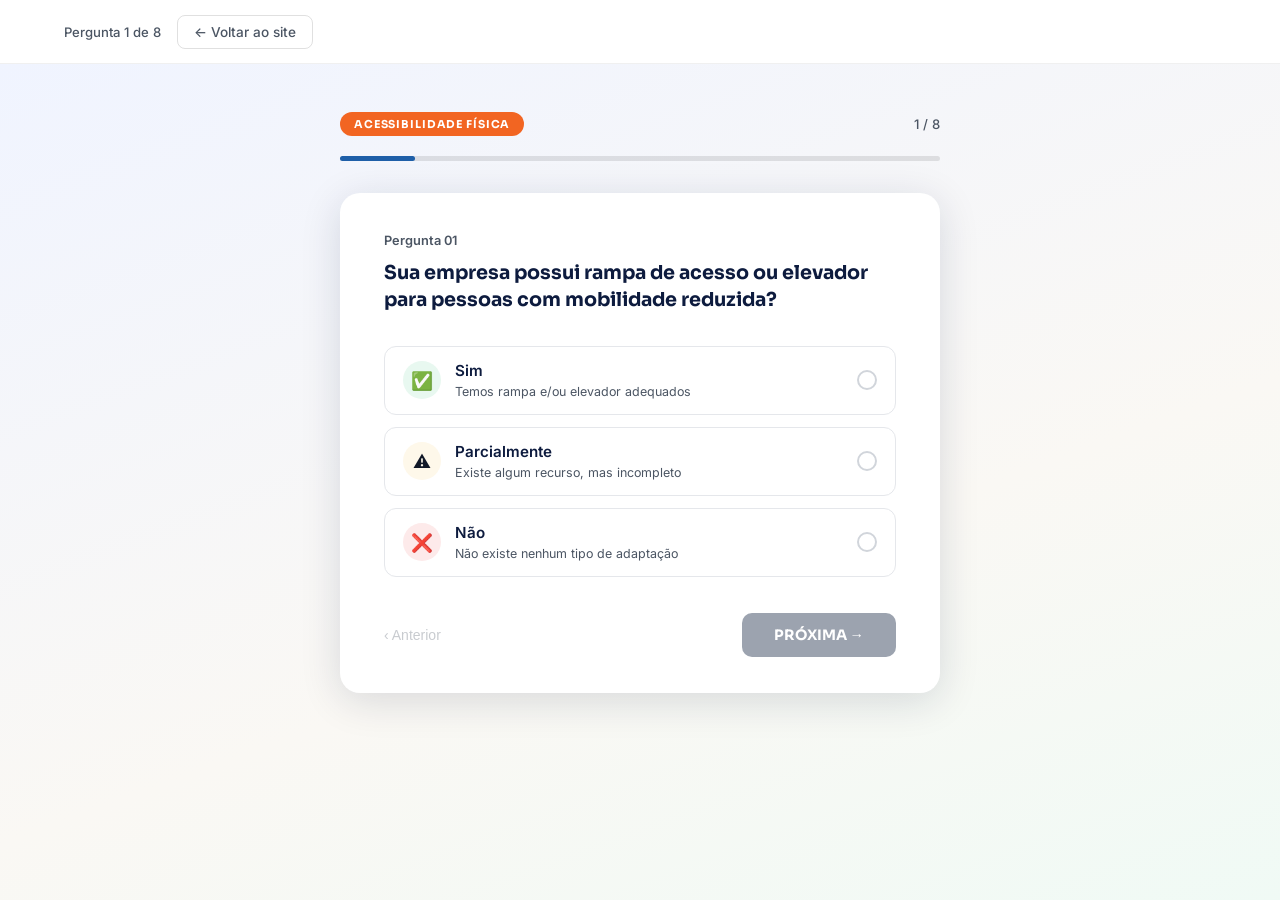
<file: pages/08_diagnostico_p.html>
<!doctype html>
<html lang="pt-BR">
<head>
    <meta charset="UTF-8" />
    <meta name="viewport" content="width=device-width, initial-scale=1.0" />
    <title>Diagnóstico de Acessibilidade | Integra+</title>

    <link rel="stylesheet" href="../Css/perguntas.css"/>
    <link
      href="https://fonts.googleapis.com/css2?family=Sora:wght@400;600;700;800&family=Inter:wght@400;500;600&display=swap"
      rel="stylesheet"
    />
</head>
<body>
    <!-- HEADER -->
    <header-component></header-component>

    <!-- NAV -->
    <nav>
        <div class="nav-right">
            <span class="nav-step" id="nav-step-label">Pergunta 1 de 8</span>
            <a href="../pages/07_diagnostico.html" class="btn-back"> ← Voltar ao site </a>
        </div>
    </nav>

    <!-- QUIZ -->
    <div id="page-quiz" class="page active">
        <div class="quiz-wrap">
            <div class="quiz-top">
            <div id="quiz-category" class="quiz-category">
                ACESSIBILIDADE FÍSICA
            </div>
            <span id="quiz-step-sm" class="quiz-step-label">1 / 8</span>
            </div>
            <div class="progress-bar-wrap">
            <div
                class="progress-bar-fill"
                id="progress-bar"
                style="width: 12.5%"
            ></div>
            </div>
            <div class="quiz-card" id="quiz-card"></div>
        </div>
    </div>

    <div id="page-results" class="page">
            <div id="result-content"></div>
    </div>
    
    <footer-componente></footer-componente>

    <script src="../Js/perguntas.js"></script>
</body>
</html>
</file>
<file: Css/perguntas.css>
*,
*::before,
*::after {
  box-sizing: border-box;
  margin: 0;
  padding: 0;
}
:root {
  --navy: #0d1b3e;
  --orange: #f26522;
  --green: #00a86b;
  --yellow: #f5a623;
  --red: #e04040;
  --blue-mid: #1e5fa8;
  --text-dark: #111827;
  --text-mid: #4b5563;
  --white: #ffffff;
  --shadow: 0 4px 24px rgba(13, 27, 62, 0.1);
  --shadow-lg: 0 8px 40px rgba(13, 27, 62, 0.14);
}
html {
  scroll-behavior: smooth;
}
body {
  font-family: "Inter", sans-serif;
  background: var(--white);
  color: var(--text-dark);
  overflow-x: hidden;
}

/* NAV */
nav {
  position: sticky;
  top: 0;
  z-index: 100;
  background: rgba(255, 255, 255, 0.97);
  backdrop-filter: blur(12px);
  border-bottom: 1px solid rgba(0, 0, 0, 0.06);
  padding: 0 5%;
  display: flex;
  align-items: center;
  justify-content: space-between;
  height: 64px;
}
.logo {
  display: flex;
  align-items: center;
  gap: 8px;
  font-family: "Sora", sans-serif;
  font-weight: 800;
  font-size: 1.25rem;
  color: var(--navy);
  text-decoration: none;
}
.logo-icon {
  width: 36px;
  height: 36px;
  background: linear-gradient(135deg, var(--blue-mid), var(--green));
  border-radius: 50%;
  display: flex;
  align-items: center;
  justify-content: center;
  flex-shrink: 0;
}
.logo-icon svg {
  width: 20px;
  height: 20px;
}
.logo .plus {
  color: var(--orange);
}
.nav-right {
  display: flex;
  align-items: center;
  gap: 16px;
}
.btn-back {
  display: flex;
  align-items: center;
  gap: 6px;
  background: none;
  border: 1.5px solid rgba(0, 0, 0, 0.12);
  padding: 8px 16px;
  border-radius: 8px;
  font-size: 0.85rem;
  font-weight: 500;
  color: var(--text-mid);
  cursor: pointer;
  text-decoration: none;
  transition:
    border-color 0.2s,
    color 0.2s;
}
.btn-back:hover {
  border-color: var(--navy);
  color: var(--navy);
}
.nav-step {
  font-size: 0.82rem;
  color: var(--text-mid);
  font-weight: 500;
}

/* PAGES */
.page {
  display: none;
  min-height: calc(100vh - 64px);
}
.page.active {
  display: flex;
  flex-direction: column;
}

/* QUIZ PAGE */
#page-quiz {
  background: linear-gradient(160deg, #f0f4ff 0%, #faf8f4 60%, #f0faf5 100%);
  align-items: center;
  padding: 48px 5% 80px;
}
.quiz-wrap {
  width: 100%;
  max-width: 600px;
}
.quiz-top {
  display: flex;
  align-items: center;
  justify-content: space-between;
  margin-bottom: 20px;
}
.quiz-category {
  display: inline-block;
  background: var(--orange);
  color: #fff;
  font-family: "Sora", sans-serif;
  font-size: 0.68rem;
  font-weight: 700;
  letter-spacing: 0.08em;
  text-transform: uppercase;
  padding: 5px 14px;
  border-radius: 20px;
}
.quiz-step-label {
  font-size: 0.82rem;
  color: var(--text-mid);
  font-weight: 500;
}
.progress-bar-wrap {
  height: 5px;
  background: rgba(0, 0, 0, 0.1);
  border-radius: 3px;
  margin-bottom: 32px;
}
.progress-bar-fill {
  height: 100%;
  background: var(--blue-mid);
  border-radius: 3px;
  transition: width 0.4s ease;
}
.quiz-card {
  background: #fff;
  border-radius: 20px;
  box-shadow: var(--shadow-lg);
  padding: 40px 44px 36px;
}
.q-label {
  font-size: 0.8rem;
  color: var(--text-mid);
  font-weight: 600;
  margin-bottom: 12px;
}
.q-text {
  font-family: "Sora", sans-serif;
  font-size: 1.2rem;
  font-weight: 700;
  color: var(--navy);
  line-height: 1.4;
  margin-bottom: 32px;
}
.options {
  display: flex;
  flex-direction: column;
  gap: 12px;
  margin-bottom: 36px;
}
.option {
  display: flex;
  align-items: center;
  gap: 14px;
  border: 1.5px solid #e5e7eb;
  border-radius: 12px;
  padding: 14px 18px;
  cursor: pointer;
  transition:
    border-color 0.2s,
    background 0.2s;
  background: #fff;
  user-select: none;
}
.option:hover {
  border-color: var(--blue-mid);
  background: #f0f4ff;
}
.option.selected {
  border-color: var(--blue-mid);
  background: #f0f4ff;
}
.opt-icon {
  width: 38px;
  height: 38px;
  border-radius: 50%;
  display: flex;
  align-items: center;
  justify-content: center;
  flex-shrink: 0;
  font-size: 1.1rem;
}
.opt-icon.green {
  background: #e8f8f0;
}
.opt-icon.yellow {
  background: #fef8ea;
}
.opt-icon.red {
  background: #fdeaea;
}
.opt-radio {
  width: 20px;
  height: 20px;
  border-radius: 50%;
  border: 2px solid #d1d5db;
  margin-left: auto;
  flex-shrink: 0;
  transition:
    border-color 0.2s,
    background 0.2s;
}
.option.selected .opt-radio {
  border-color: var(--blue-mid);
  background: var(--blue-mid);
  box-shadow: inset 0 0 0 4px #fff;
}
.opt-info strong {
  display: block;
  font-size: 0.95rem;
  font-weight: 600;
  color: var(--navy);
}
.opt-info span {
  font-size: 0.78rem;
  color: var(--text-mid);
}
.quiz-nav {
  display: flex;
  align-items: center;
  justify-content: space-between;
}
.btn-prev {
  background: none;
  border: none;
  cursor: pointer;
  color: var(--text-mid);
  font-size: 0.875rem;
  font-weight: 500;
  display: flex;
  align-items: center;
  gap: 6px;
  transition: color 0.2s;
  padding: 0;
}
.btn-prev:hover:not(:disabled) {
  color: var(--navy);
}
.btn-prev:disabled {
  opacity: 0.3;
  cursor: default;
}
.btn-next {
  background: var(--blue-mid);
  color: #fff;
  border: none;
  padding: 13px 32px;
  border-radius: 10px;
  font-family: "Sora", sans-serif;
  font-size: 0.9rem;
  font-weight: 700;
  cursor: pointer;
  display: flex;
  align-items: center;
  gap: 8px;
  transition:
    background 0.2s,
    transform 0.15s;
}
.btn-next:hover:not(:disabled) {
  background: #174d8f;
  transform: translateY(-1px);
}
.btn-next:disabled {
  background: #9ca3af;
  cursor: default;
}

/* RESULTS PAGE */
#page-results {
  background: #f7f6f3;
  align-items: center;
  padding: 60px 5% 0;
}
.result-wrap {
  width: 100%;
  max-width: 980px;
}
.score-badge {
  width: 90px;
  height: 90px;
  border-radius: 50%;
  display: flex;
  flex-direction: column;
  align-items: center;
  justify-content: center;
  margin: 0 auto 6px;
  font-family: "Sora", sans-serif;
  font-weight: 800;
  font-size: 1.6rem;
  color: #fff;
}
.score-badge small {
  font-size: 0.6rem;
  font-weight: 600;
  opacity: 0.85;
  margin-top: 1px;
}
.score-badge.low {
  background: var(--red);
}
.score-badge.medium {
  background: var(--yellow);
}
.score-badge.high {
  background: var(--green);
}
.score-dash {
  width: 40px;
  height: 4px;
  background: #ddd;
  border-radius: 2px;
  margin: 10px auto 0;
  overflow: hidden;
}
.score-dash-fill {
  height: 100%;
  border-radius: 2px;
  transition: width 1.2s ease;
}
.result-title {
  font-family: "Sora", sans-serif;
  font-size: clamp(1.5rem, 3vw, 2rem);
  font-weight: 800;
  color: var(--navy);
  text-align: center;
  margin: 20px 0 16px;
}
.result-desc {
  text-align: center;
  font-size: 0.95rem;
  color: var(--text-mid);
  line-height: 1.7;
  max-width: 520px;
  margin: 0 auto 36px;
}
.dim-card {
  background: #fff;
  border-radius: 16px;
  box-shadow: var(--shadow);
  padding: 24px 28px;
  margin-bottom: 20px;
}
.dim-card h4 {
  font-family: "Sora", sans-serif;
  font-size: 0.78rem;
  font-weight: 700;
  color: var(--navy);
  margin-bottom: 16px;
  text-transform: uppercase;
  letter-spacing: 0.05em;
}
.dim-bar-row {
  display: flex;
  flex-direction: column;
  gap: 12px;
}
.dim-bar {
  display: flex;
  align-items: center;
  gap: 12px;
}
.dim-label {
  font-size: 0.8rem;
  color: var(--text-mid);
  width: 150px;
  flex-shrink: 0;
}
.dim-track {
  flex: 1;
  height: 8px;
  background: #e5e7eb;
  border-radius: 4px;
  overflow: hidden;
}
.dim-fill {
  height: 100%;
  border-radius: 4px;
  transition: width 1.2s ease;
}
.dim-pct {
  font-size: 0.8rem;
  font-weight: 600;
  color: var(--navy);
  width: 36px;
  text-align: right;
}
.recs-grid {
  display: grid;
  grid-template-columns: 1fr 1fr;
  gap: 14px;
  margin-bottom: 20px;
}
.rec-card {
  background: #fff;
  border-radius: 14px;
  box-shadow: var(--shadow);
  padding: 20px 18px;
}
.rec-icon {
  font-size: 1.4rem;
  margin-bottom: 10px;
}
.rec-card h5 {
  font-family: "Sora", sans-serif;
  font-size: 0.88rem;
  font-weight: 700;
  color: var(--navy);
  margin-bottom: 8px;
  line-height: 1.3;
}
.rec-card p {
  font-size: 0.77rem;
  color: var(--text-mid);
  line-height: 1.6;
}
.result-cta {
  background: var(--navy);
  border-radius: 20px 20px 0 0;
  padding: 48px 40px;
  text-align: center;
  margin-top: 28px;
}
.result-cta h3 {
  font-family: "Sora", sans-serif;
  font-size: 1.55rem;
  font-weight: 800;
  color: #fff;
  line-height: 1.3;
  margin-bottom: 12px;
}
.result-cta p {
  color: rgba(255, 255, 255, 0.7);
  font-size: 0.9rem;
  margin-bottom: 28px;
}
.cta-btns {
  display: flex;
  gap: 14px;
  justify-content: center;
  flex-wrap: wrap;
}
.btn-orange {
  background: var(--orange);
  color: #fff;
  border: none;
  padding: 13px 28px;
  border-radius: 10px;
  font-family: "Sora", sans-serif;
  font-size: 0.9rem;
  font-weight: 700;
  cursor: pointer;
  transition: background 0.2s;
}
.btn-orange:hover {
  background: #d9561a;
}
.btn-outline-w {
  background: rgba(255, 255, 255, 0.12);
  color: #fff;
  border: 1.5px solid rgba(255, 255, 255, 0.35);
  padding: 13px 28px;
  border-radius: 10px;
  font-family: "Sora", sans-serif;
  font-size: 0.9rem;
  font-weight: 600;
  cursor: pointer;
  transition: background 0.2s;
}
.btn-outline-w:hover {
  background: rgba(255, 255, 255, 0.22);
}
.restart-row {
  text-align: center;
  padding: 24px 0;
  background: var(--navy);
}
.btn-restart {
  background: none;
  border: none;
  color: rgba(255, 255, 255, 0.5);
  font-size: 0.83rem;
  cursor: pointer;
  display: inline-flex;
  align-items: center;
  gap: 6px;
  transition: color 0.2s;
}
.btn-restart:hover {
  color: #fff;
}


@keyframes fadeUp {
  to {
    opacity: 1;
    transform: translateY(0);
  }
}
@keyframes slideIn {
  from {
    opacity: 0;
    transform: translateY(16px);
  }
  to {
    opacity: 1;
    transform: translateY(0);
  }
}

@media (max-width: 768px) {
  .quiz-card {
    padding: 28px 20px 24px;
  }
  .recs-grid {
    grid-template-columns: 1fr;
  }
  .result-cta {
    padding: 36px 24px;
  }
  .footer-grid {
    grid-template-columns: 1fr 1fr;
  }
  .dim-label {
    width: 110px;
  }
}
@media (max-width: 480px) {
  .footer-grid {
    grid-template-columns: 1fr;
  }
}
</file>
